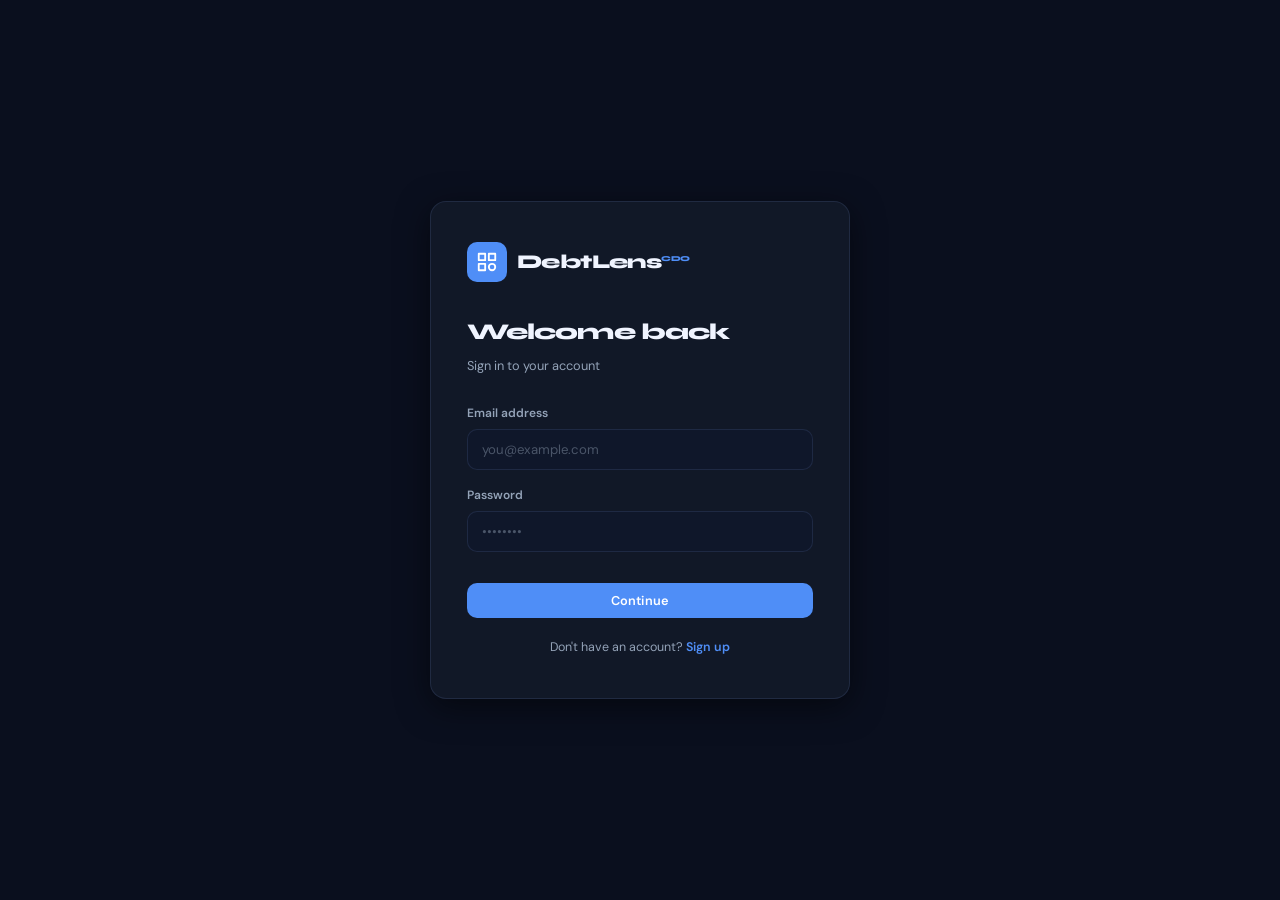
<file: templates/login.html>
<!DOCTYPE html>
<html lang="en">
<head>
  <meta charset="UTF-8">
  <meta name="viewport" content="width=device-width, initial-scale=1.0">
  <title>Login — CDO DebtLens</title>
  <link rel="preconnect" href="https://fonts.googleapis.com">
  <link href="https://fonts.googleapis.com/css2?family=Syne:wght@400;600;700;800&family=DM+Sans:wght@300;400;500&display=swap" rel="stylesheet">
  <link rel="stylesheet" href="/static/css/main.css">
  <style>
    body { display:flex; align-items:center; justify-content:center; min-height:100vh; padding:20px; }
    .auth-wrap { width:100%; max-width:420px; }
    .auth-card { background:var(--bg-card); border:1px solid var(--border); border-radius:var(--radius-lg); padding:40px 36px; box-shadow:var(--shadow-lg); }
    .auth-logo { display:flex; align-items:center; gap:10px; margin-bottom:32px; }
    .auth-logo-icon { width:40px; height:40px; background:var(--accent); border-radius:10px; display:flex; align-items:center; justify-content:center; color:#fff; }
    .auth-logo-text { font-family:var(--font-head); font-size:1.3rem; font-weight:800; letter-spacing:-0.03em; }
    .auth-logo-sup { font-size:0.5rem; color:var(--accent); vertical-align:super; }
    .auth-title { font-family:var(--font-head); font-size:1.5rem; font-weight:800; letter-spacing:-0.04em; margin-bottom:6px; }
    .auth-sub { font-size:0.85rem; color:var(--text-secondary); margin-bottom:28px; }
    .form-group { margin-bottom:16px; }
    .form-label { display:block; font-size:0.8rem; font-weight:600; color:var(--text-secondary); margin-bottom:6px; }
    .form-input { width:100%; padding:11px 14px; background:var(--bg-input); border:1px solid var(--border); border-radius:var(--radius); color:var(--text-primary); font-size:0.88rem; font-family:var(--font-body); transition:border-color .15s; }
    .form-input:focus { outline:none; border-color:var(--accent); }
    .form-input::placeholder { color:var(--text-muted); }
    .otp-inputs { display:flex; gap:10px; justify-content:center; margin:16px 0; }
    .otp-digit { width:48px; height:56px; text-align:center; font-size:1.4rem; font-weight:700; font-family:var(--font-head); background:var(--bg-input); border:1px solid var(--border); border-radius:var(--radius); color:var(--text-primary); transition:border-color .15s; }
    .otp-digit:focus { outline:none; border-color:var(--accent); }
    .auth-err { background:var(--high-bg); border:1px solid rgba(239,68,68,.3); border-radius:var(--radius); padding:10px 14px; font-size:0.82rem; color:var(--high); margin-bottom:14px; display:none; }
    .auth-ok  { background:var(--low-bg);  border:1px solid rgba(34,197,94,.3);  border-radius:var(--radius); padding:10px 14px; font-size:0.82rem; color:var(--low);  margin-bottom:14px; display:none; }
    .auth-link { font-size:0.83rem; color:var(--text-secondary); text-align:center; margin-top:20px; }
    .auth-link a { color:var(--accent); font-weight:600; }
    .step { display:none; }
    .step.active { display:block; }
    .resend-wrap { text-align:center; margin-top:12px; font-size:0.8rem; color:var(--text-muted); }
    .resend-btn { color:var(--accent); cursor:pointer; font-weight:600; background:none; border:none; font-size:0.8rem; }
    .resend-btn:disabled { color:var(--text-muted); cursor:not-allowed; }
  </style>
</head>
<body>
<div class="auth-wrap">
  <div class="auth-card">
    <div class="auth-logo">
      <div class="auth-logo-icon">
        <svg width="22" height="22" viewBox="0 0 24 24" fill="none">
          <path d="M3 3h7v7H3zM14 3h7v7h-7zM3 14h7v7H3z" stroke="currentColor" stroke-width="2" stroke-linejoin="round"/>
          <path d="M14 17.5a3.5 3.5 0 1 0 7 0 3.5 3.5 0 0 0-7 0z" stroke="currentColor" stroke-width="2"/>
        </svg>
      </div>
      <span class="auth-logo-text">DebtLens<sup class="auth-logo-sup">CDO</sup></span>
    </div>

    <!-- Step 1: Email + Password -->
    <div class="step active" id="step1">
      <div class="auth-title">Welcome back</div>
      <div class="auth-sub">Sign in to your account</div>
      <div class="auth-err" id="loginErr"></div>
      <div class="auth-ok"  id="loginOk"></div>
      <div class="form-group">
        <label class="form-label">Email address</label>
        <input type="email" class="form-input" id="loginEmail" placeholder="you@example.com" autocomplete="email">
      </div>
      <div class="form-group">
        <label class="form-label">Password</label>
        <input type="password" class="form-input" id="loginPassword" placeholder="••••••••" autocomplete="current-password"
               onkeydown="if(event.key==='Enter') submitLogin()">
      </div>
      <button class="btn btn-primary w-full mt-4" id="loginBtn" onclick="submitLogin()" style="justify-content:center">
        Continue
      </button>
      <div class="auth-link">Don't have an account? <a href="/signup">Sign up</a></div>
    </div>

    <!-- Step 2: OTP -->
    <div class="step" id="step2">
      <div class="auth-title">Check your email</div>
      <div class="auth-sub" id="otpSubText">Enter the 6-digit code sent to your email</div>
      <div class="auth-err" id="otpErr"></div>
      <div class="auth-ok"  id="otpOk"></div>
      <div class="otp-inputs">
        <input type="text" class="otp-digit" maxlength="1" id="d0" oninput="otpInput(0)" onkeydown="otpKey(event,0)">
        <input type="text" class="otp-digit" maxlength="1" id="d1" oninput="otpInput(1)" onkeydown="otpKey(event,1)">
        <input type="text" class="otp-digit" maxlength="1" id="d2" oninput="otpInput(2)" onkeydown="otpKey(event,2)">
        <input type="text" class="otp-digit" maxlength="1" id="d3" oninput="otpInput(3)" onkeydown="otpKey(event,3)">
        <input type="text" class="otp-digit" maxlength="1" id="d4" oninput="otpInput(4)" onkeydown="otpKey(event,4)">
        <input type="text" class="otp-digit" maxlength="1" id="d5" oninput="otpInput(5)" onkeydown="otpKey(event,5)">
      </div>
      <button class="btn btn-primary w-full" id="otpBtn" onclick="submitOtp()" style="justify-content:center">
        Verify & Sign In
      </button>
      <div class="resend-wrap">
        Didn't receive it?
        <button class="resend-btn" id="resendBtn" onclick="resendOtp()">Resend OTP</button>
      </div>
      <div class="auth-link" style="margin-top:12px">
        <a href="#" onclick="goBack()">← Back</a>
      </div>
    </div>
  </div>
</div>

<script>
let currentEmail = '';

function showErr(id, msg) {
  const el = document.getElementById(id);
  el.textContent = msg; el.style.display = 'block';
  document.getElementById(id.replace('Err','Ok')).style.display = 'none';
}
function showOk(id, msg) {
  const el = document.getElementById(id);
  el.textContent = msg; el.style.display = 'block';
  document.getElementById(id.replace('Ok','Err')).style.display = 'none';
}
function hideMessages() {
  ['loginErr','loginOk','otpErr','otpOk'].forEach(id => {
    document.getElementById(id).style.display = 'none';
  });
}

async function submitLogin() {
  hideMessages();
  const email    = document.getElementById('loginEmail').value.trim();
  const password = document.getElementById('loginPassword').value;
  const btn      = document.getElementById('loginBtn');

  if (!email || !password) { showErr('loginErr', 'Please fill in all fields'); return; }

  btn.textContent = 'Signing in…'; btn.disabled = true;

  try {
    const res  = await fetch('/api/auth/login', {
      method:'POST', headers:{'Content-Type':'application/json'},
      body: JSON.stringify({email, password})
    });
    const data = await res.json();

    if (data.error) { showErr('loginErr', data.error); btn.textContent='Continue'; btn.disabled=false; return; }

    currentEmail = email;
    document.getElementById('otpSubText').textContent = `Enter the 6-digit code sent to ${email}`;
    document.getElementById('step1').classList.remove('active');
    document.getElementById('step2').classList.add('active');
    document.getElementById('d0').focus();
  } catch(e) {
    showErr('loginErr', 'Network error. Please try again.');
  }
  btn.textContent = 'Continue'; btn.disabled = false;
}

function otpInput(i) {
  const val = document.getElementById(`d${i}`).value;
  if (val && i < 5) document.getElementById(`d${i+1}`).focus();
  if (getOtp().length === 6) submitOtp();
}
function otpKey(e, i) {
  if (e.key === 'Backspace' && !document.getElementById(`d${i}`).value && i > 0)
    document.getElementById(`d${i-1}`).focus();
}
function getOtp() {
  return [0,1,2,3,4,5].map(i => document.getElementById(`d${i}`).value).join('');
}

async function submitOtp() {
  hideMessages();
  const otp = getOtp();
  if (otp.length < 6) { showErr('otpErr', 'Please enter the complete 6-digit code'); return; }

  const btn = document.getElementById('otpBtn');
  btn.textContent = 'Verifying…'; btn.disabled = true;

  try {
    const res  = await fetch('/api/auth/verify-otp', {
      method:'POST', headers:{'Content-Type':'application/json'},
      body: JSON.stringify({email: currentEmail, otp, purpose: 'login'})
    });
    const data = await res.json();

    if (data.error) {
      showErr('otpErr', data.error);
      btn.textContent = 'Verify & Sign In'; btn.disabled = false;
      return;
    }

    showOk('otpOk', 'Verified! Redirecting…');
    setTimeout(() => { window.location.href = '/'; }, 800);
  } catch(e) {
    showErr('otpErr', 'Network error. Please try again.');
    btn.textContent = 'Verify & Sign In'; btn.disabled = false;
  }
}

async function resendOtp() {
  const btn = document.getElementById('resendBtn');
  btn.disabled = true; btn.textContent = 'Sending…';
  try {
    await fetch('/api/auth/resend-otp', {
      method:'POST', headers:{'Content-Type':'application/json'},
      body: JSON.stringify({email: currentEmail, purpose: 'login'})
    });
    showOk('otpOk', 'OTP resent successfully');
    setTimeout(() => { btn.disabled=false; btn.textContent='Resend OTP'; }, 30000);
  } catch(e) {
    btn.disabled = false; btn.textContent = 'Resend OTP';
  }
}

function goBack() {
  hideMessages();
  [0,1,2,3,4,5].forEach(i => document.getElementById(`d${i}`).value = '');
  document.getElementById('step2').classList.remove('active');
  document.getElementById('step1').classList.add('active');
}
</script>
</body>
</html>
</file>
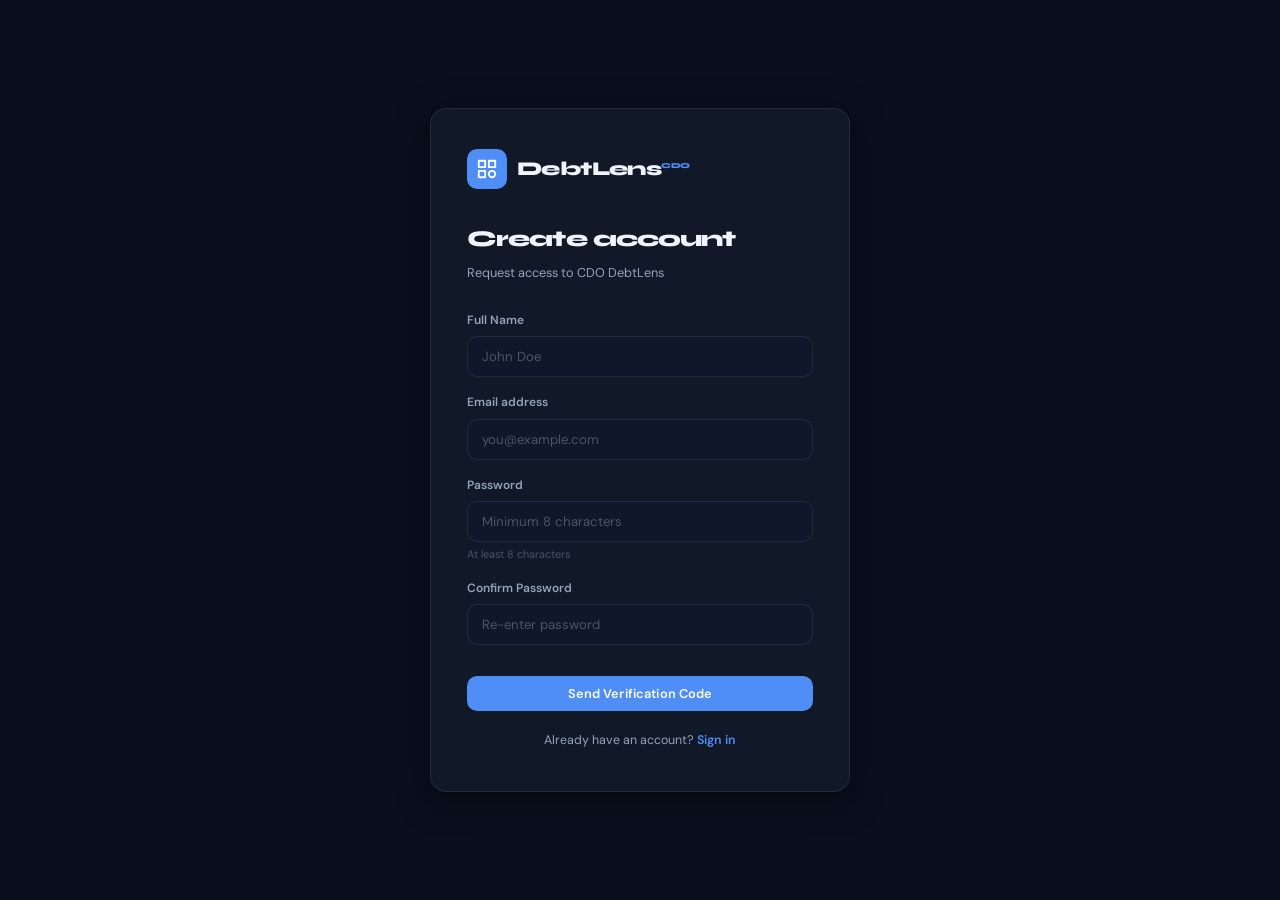
<file: templates/signup.html>
<!DOCTYPE html>
<html lang="en">
<head>
  <meta charset="UTF-8">
  <meta name="viewport" content="width=device-width, initial-scale=1.0">
  <title>Sign Up — CDO DebtLens</title>
  <link rel="preconnect" href="https://fonts.googleapis.com">
  <link href="https://fonts.googleapis.com/css2?family=Syne:wght@400;600;700;800&family=DM+Sans:wght@300;400;500&display=swap" rel="stylesheet">
  <link rel="stylesheet" href="/static/css/main.css">
  <style>
    body { display:flex; align-items:center; justify-content:center; min-height:100vh; padding:20px; }
    .auth-wrap { width:100%; max-width:420px; }
    .auth-card { background:var(--bg-card); border:1px solid var(--border); border-radius:var(--radius-lg); padding:40px 36px; box-shadow:var(--shadow-lg); }
    .auth-logo { display:flex; align-items:center; gap:10px; margin-bottom:32px; }
    .auth-logo-icon { width:40px; height:40px; background:var(--accent); border-radius:10px; display:flex; align-items:center; justify-content:center; color:#fff; }
    .auth-logo-text { font-family:var(--font-head); font-size:1.3rem; font-weight:800; letter-spacing:-0.03em; }
    .auth-logo-sup { font-size:0.5rem; color:var(--accent); vertical-align:super; }
    .auth-title { font-family:var(--font-head); font-size:1.5rem; font-weight:800; letter-spacing:-0.04em; margin-bottom:6px; }
    .auth-sub { font-size:0.85rem; color:var(--text-secondary); margin-bottom:28px; }
    .form-group { margin-bottom:16px; }
    .form-label { display:block; font-size:0.8rem; font-weight:600; color:var(--text-secondary); margin-bottom:6px; }
    .form-input { width:100%; padding:11px 14px; background:var(--bg-input); border:1px solid var(--border); border-radius:var(--radius); color:var(--text-primary); font-size:0.88rem; font-family:var(--font-body); transition:border-color .15s; }
    .form-input:focus { outline:none; border-color:var(--accent); }
    .form-input::placeholder { color:var(--text-muted); }
    .otp-inputs { display:flex; gap:10px; justify-content:center; margin:16px 0; }
    .otp-digit { width:48px; height:56px; text-align:center; font-size:1.4rem; font-weight:700; font-family:var(--font-head); background:var(--bg-input); border:1px solid var(--border); border-radius:var(--radius); color:var(--text-primary); transition:border-color .15s; }
    .otp-digit:focus { outline:none; border-color:var(--accent); }
    .auth-err { background:var(--high-bg); border:1px solid rgba(239,68,68,.3); border-radius:var(--radius); padding:10px 14px; font-size:0.82rem; color:var(--high); margin-bottom:14px; display:none; }
    .auth-ok  { background:var(--low-bg);  border:1px solid rgba(34,197,94,.3);  border-radius:var(--radius); padding:10px 14px; font-size:0.82rem; color:var(--low);  margin-bottom:14px; display:none; }
    .auth-link { font-size:0.83rem; color:var(--text-secondary); text-align:center; margin-top:20px; }
    .auth-link a { color:var(--accent); font-weight:600; }
    .step { display:none; }
    .step.active { display:block; }
    .pending-box { background:var(--bg-elevated); border:1px solid var(--border); border-radius:var(--radius-lg); padding:28px; text-align:center; }
    .pending-icon { font-size:2.5rem; margin-bottom:12px; }
    .resend-wrap { text-align:center; margin-top:12px; font-size:0.8rem; color:var(--text-muted); }
    .resend-btn { color:var(--accent); cursor:pointer; font-weight:600; background:none; border:none; font-size:0.8rem; }
    .password-hint { font-size:0.72rem; color:var(--text-muted); margin-top:4px; }
  </style>
</head>
<body>
<div class="auth-wrap">
  <div class="auth-card">
    <div class="auth-logo">
      <div class="auth-logo-icon">
        <svg width="22" height="22" viewBox="0 0 24 24" fill="none">
          <path d="M3 3h7v7H3zM14 3h7v7h-7zM3 14h7v7H3z" stroke="currentColor" stroke-width="2" stroke-linejoin="round"/>
          <path d="M14 17.5a3.5 3.5 0 1 0 7 0 3.5 3.5 0 0 0-7 0z" stroke="currentColor" stroke-width="2"/>
        </svg>
      </div>
      <span class="auth-logo-text">DebtLens<sup class="auth-logo-sup">CDO</sup></span>
    </div>

    <!-- Step 1: Registration form -->
    <div class="step active" id="step1">
      <div class="auth-title">Create account</div>
      <div class="auth-sub">Request access to CDO DebtLens</div>
      <div class="auth-err" id="signupErr"></div>
      <div class="auth-ok"  id="signupOk"></div>
      <div class="form-group">
        <label class="form-label">Full Name</label>
        <input type="text" class="form-input" id="fullName" placeholder="John Doe" autocomplete="name">
      </div>
      <div class="form-group">
        <label class="form-label">Email address</label>
        <input type="email" class="form-input" id="signupEmail" placeholder="you@example.com" autocomplete="email">
      </div>
      <div class="form-group">
        <label class="form-label">Password</label>
        <input type="password" class="form-input" id="signupPassword" placeholder="Minimum 8 characters"
               onkeydown="if(event.key==='Enter') submitSignup()">
        <div class="password-hint">At least 8 characters</div>
      </div>
      <div class="form-group">
        <label class="form-label">Confirm Password</label>
        <input type="password" class="form-input" id="confirmPassword" placeholder="Re-enter password"
               onkeydown="if(event.key==='Enter') submitSignup()">
      </div>
      <button class="btn btn-primary w-full mt-4" id="signupBtn" onclick="submitSignup()" style="justify-content:center">
        Send Verification Code
      </button>
      <div class="auth-link">Already have an account? <a href="/login">Sign in</a></div>
    </div>

    <!-- Step 2: OTP verification -->
    <div class="step" id="step2">
      <div class="auth-title">Verify your email</div>
      <div class="auth-sub" id="otpSubText">Enter the 6-digit code sent to your email</div>
      <div class="auth-err" id="otpErr"></div>
      <div class="auth-ok"  id="otpOk"></div>
      <div class="otp-inputs">
        <input type="text" class="otp-digit" maxlength="1" id="d0" oninput="otpInput(0)" onkeydown="otpKey(event,0)">
        <input type="text" class="otp-digit" maxlength="1" id="d1" oninput="otpInput(1)" onkeydown="otpKey(event,1)">
        <input type="text" class="otp-digit" maxlength="1" id="d2" oninput="otpInput(2)" onkeydown="otpKey(event,2)">
        <input type="text" class="otp-digit" maxlength="1" id="d3" oninput="otpInput(3)" onkeydown="otpKey(event,3)">
        <input type="text" class="otp-digit" maxlength="1" id="d4" oninput="otpInput(4)" onkeydown="otpKey(event,4)">
        <input type="text" class="otp-digit" maxlength="1" id="d5" oninput="otpInput(5)" onkeydown="otpKey(event,5)">
      </div>
      <button class="btn btn-primary w-full" id="otpBtn" onclick="submitOtp()" style="justify-content:center">
        Verify Email
      </button>
      <div class="resend-wrap">
        Didn't receive it?
        <button class="resend-btn" id="resendBtn" onclick="resendOtp()">Resend OTP</button>
      </div>
      <div class="auth-link" style="margin-top:12px">
        <a href="#" onclick="goBack()">← Back</a>
      </div>
    </div>

    <!-- Step 3: Pending approval -->
    <div class="step" id="step3">
      <div class="pending-box">
        <div class="pending-icon">⏳</div>
        <div style="font-family:var(--font-head);font-size:1.1rem;font-weight:700;margin-bottom:8px">
          Awaiting Admin Approval
        </div>
        <div style="font-size:0.85rem;color:var(--text-secondary);line-height:1.6">
          Your email has been verified. Your account is now pending approval from the administrator.
          You'll receive an email once your account is approved.
        </div>
        <a href="/login" class="btn btn-ghost w-full mt-4" style="justify-content:center">
          Back to Login
        </a>
      </div>
    </div>

  </div>
</div>

<script>
let currentEmail = '';

function showErr(id, msg) {
  const el = document.getElementById(id);
  el.textContent = msg; el.style.display = 'block';
  const ok = document.getElementById(id.replace('Err','Ok'));
  if (ok) ok.style.display = 'none';
}
function showOk(id, msg) {
  const el = document.getElementById(id);
  el.textContent = msg; el.style.display = 'block';
  const err = document.getElementById(id.replace('Ok','Err'));
  if (err) err.style.display = 'none';
}

async function submitSignup() {
  const full_name = document.getElementById('fullName').value.trim();
  const email     = document.getElementById('signupEmail').value.trim();
  const password  = document.getElementById('signupPassword').value;
  const confirm   = document.getElementById('confirmPassword').value;
  const btn       = document.getElementById('signupBtn');

  if (!full_name || !email || !password || !confirm) {
    showErr('signupErr', 'Please fill in all fields'); return;
  }
  if (password.length < 8) {
    showErr('signupErr', 'Password must be at least 8 characters'); return;
  }
  if (password !== confirm) {
    showErr('signupErr', 'Passwords do not match'); return;
  }

  btn.textContent = 'Sending…'; btn.disabled = true;

  try {
    const res  = await fetch('/api/auth/signup', {
      method:'POST', headers:{'Content-Type':'application/json'},
      body: JSON.stringify({full_name, email, password})
    });
    const data = await res.json();

    if (data.error) {
      showErr('signupErr', data.error);
      btn.textContent = 'Send Verification Code'; btn.disabled = false;
      return;
    }

    currentEmail = email;
    document.getElementById('otpSubText').textContent = `Enter the 6-digit code sent to ${email}`;
    document.getElementById('step1').classList.remove('active');
    document.getElementById('step2').classList.add('active');
    document.getElementById('d0').focus();
  } catch(e) {
    showErr('signupErr', 'Network error. Please try again.');
    btn.textContent = 'Send Verification Code'; btn.disabled = false;
  }
}

function otpInput(i) {
  const val = document.getElementById(`d${i}`).value;
  if (val && i < 5) document.getElementById(`d${i+1}`).focus();
  if (getOtp().length === 6) submitOtp();
}
function otpKey(e, i) {
  if (e.key === 'Backspace' && !document.getElementById(`d${i}`).value && i > 0)
    document.getElementById(`d${i-1}`).focus();
}
function getOtp() {
  return [0,1,2,3,4,5].map(i => document.getElementById(`d${i}`).value).join('');
}

async function submitOtp() {
  const otp = getOtp();
  if (otp.length < 6) { showErr('otpErr', 'Please enter the complete 6-digit code'); return; }

  const btn = document.getElementById('otpBtn');
  btn.textContent = 'Verifying…'; btn.disabled = true;

  try {
    const res  = await fetch('/api/auth/verify-otp', {
      method:'POST', headers:{'Content-Type':'application/json'},
      body: JSON.stringify({email: currentEmail, otp, purpose: 'signup'})
    });
    const data = await res.json();

    if (data.error) {
      showErr('otpErr', data.error);
      btn.textContent = 'Verify Email'; btn.disabled = false;
      return;
    }

    document.getElementById('step2').classList.remove('active');
    document.getElementById('step3').classList.add('active');
  } catch(e) {
    showErr('otpErr', 'Network error. Please try again.');
    btn.textContent = 'Verify Email'; btn.disabled = false;
  }
}

async function resendOtp() {
  const btn = document.getElementById('resendBtn');
  btn.disabled = true; btn.textContent = 'Sending…';
  try {
    await fetch('/api/auth/resend-otp', {
      method:'POST', headers:{'Content-Type':'application/json'},
      body: JSON.stringify({email: currentEmail, purpose: 'signup'})
    });
    showOk('otpOk', 'OTP resent successfully');
    setTimeout(() => { btn.disabled=false; btn.textContent='Resend OTP'; }, 30000);
  } catch(e) {
    btn.disabled = false; btn.textContent = 'Resend OTP';
  }
}

function goBack() {
  [0,1,2,3,4,5].forEach(i => document.getElementById(`d${i}`).value = '');
  document.getElementById('step2').classList.remove('active');
  document.getElementById('step1').classList.add('active');
}
</script>
</body>
</html>
</file>
<file: static/css/main.css>
/* ═══════════════════════════════════════════════════════════
   CDO DebtLens — Design System
   Aesthetic: Industrial-Precise / Data-Dense / Dark-accent
   ═══════════════════════════════════════════════════════════ */

/* ─── Custom Properties ─────────────────────────────────── */
:root {
  --bg:          #0a0f1e;
  --bg-card:     #111827;
  --bg-elevated: #1a2237;
  --bg-input:    #0f172a;
  --border:      rgba(99,120,180,0.18);
  --border-lit:  rgba(99,120,180,0.40);

  --text-primary:  #f0f4ff;
  --text-secondary:#94a3b8;
  --text-muted:    #4a5568;

  --accent:      #4f8ef7;
  --accent-glow: rgba(79,142,247,0.20);
  --accent-dim:  rgba(79,142,247,0.10);

  --low:         #22c55e;
  --low-bg:      rgba(34,197,94,0.12);
  --medium:      #f59e0b;
  --medium-bg:   rgba(245,158,11,0.12);
  --high:        #ef4444;
  --high-bg:     rgba(239,68,68,0.12);
  --critical:    #dc2626;

  --sidebar-w:   240px;
  --radius:      10px;
  --radius-lg:   16px;
  --shadow:      0 2px 12px rgba(0,0,0,0.4);
  --shadow-lg:   0 8px 32px rgba(0,0,0,0.5);

  --font-head:  'Syne', sans-serif;
  --font-body:  'DM Sans', sans-serif;

  --transition: 180ms cubic-bezier(.4,0,.2,1);
}

/* ─── Reset ─────────────────────────────────────────────── */
*,*::before,*::after{box-sizing:border-box;margin:0;padding:0}
html{font-size:15px;-webkit-font-smoothing:antialiased}
body{
  background:var(--bg);
  color:var(--text-primary);
  font-family:var(--font-body);
  font-weight:400;
  line-height:1.6;
  min-height:100vh;
}
a{color:var(--accent);text-decoration:none}
a:hover{text-decoration:underline}
img{max-width:100%;display:block}
button{cursor:pointer;font-family:inherit}
input,select,textarea{font-family:inherit}

/* ─── Scrollbar ─────────────────────────────────────────── */
::-webkit-scrollbar{width:6px;height:6px}
::-webkit-scrollbar-track{background:var(--bg)}
::-webkit-scrollbar-thumb{background:var(--border-lit);border-radius:3px}

/* ─── Sidebar ───────────────────────────────────────────── */
.sidebar{
  position:fixed;left:0;top:0;
  width:var(--sidebar-w);
  height:100vh;
  background:var(--bg-card);
  border-right:1px solid var(--border);
  display:flex;flex-direction:column;
  z-index:100;
  transition:transform var(--transition);
}

.sidebar-brand{
  display:flex;align-items:center;gap:10px;
  padding:22px 20px 20px;
  border-bottom:1px solid var(--border);
}
.brand-icon{
  width:36px;height:36px;
  background:var(--accent);
  border-radius:8px;
  display:flex;align-items:center;justify-content:center;
  color:#fff;
  flex-shrink:0;
}
.brand-text{
  font-family:var(--font-head);
  font-size:1.15rem;
  font-weight:800;
  letter-spacing:-0.03em;
  color:var(--text-primary);
}
.brand-sup{
  font-size:0.5rem;
  font-weight:600;
  vertical-align:super;
  color:var(--accent);
  margin-left:2px;
}

.nav-section{padding:20px 12px 0}
.nav-label{
  font-size:0.68rem;
  font-weight:600;
  letter-spacing:0.12em;
  text-transform:uppercase;
  color:var(--text-muted);
  padding:0 8px;
  display:block;
  margin-bottom:8px;
}
.nav-item{
  display:flex;align-items:center;gap:10px;
  padding:9px 12px;
  border-radius:var(--radius);
  color:var(--text-secondary);
  font-size:0.88rem;
  font-weight:500;
  transition:background var(--transition),color var(--transition);
  margin-bottom:2px;
}
.nav-item:hover{background:var(--accent-dim);color:var(--text-primary);text-decoration:none}
.nav-item.active{background:var(--accent-dim);color:var(--accent);font-weight:600}
.nav-item svg{flex-shrink:0;opacity:.8}
.nav-item.active svg{opacity:1}

.sidebar-footer{margin-top:auto;padding:16px}
.sidebar-stats{
  display:grid;grid-template-columns:1fr 1fr;gap:8px;
  margin-bottom:12px;
}
.stat-pill{
  background:var(--bg-elevated);
  border:1px solid var(--border);
  border-radius:var(--radius);
  padding:10px 8px;
  text-align:center;
}
.stat-num{
  display:block;
  font-family:var(--font-head);
  font-size:1.1rem;
  font-weight:700;
  color:var(--text-primary);
}
.stat-lbl{font-size:0.68rem;color:var(--text-muted)}
.sidebar-version{font-size:0.7rem;color:var(--text-muted);text-align:center}

/* ─── Hamburger ─────────────────────────────────────────── */
.hamburger{
  display:none;
  position:fixed;top:14px;left:14px;
  z-index:200;
  background:var(--bg-card);
  border:1px solid var(--border);
  border-radius:8px;
  padding:8px;
  flex-direction:column;gap:5px;
  width:38px;height:38px;align-items:center;justify-content:center;
}
.hamburger span{
  display:block;width:18px;height:2px;
  background:var(--text-primary);
  border-radius:2px;
  transition:transform var(--transition),opacity var(--transition);
}
@media(max-width:768px){
  .hamburger{display:flex}
  .sidebar{transform:translateX(-100%)}
  .sidebar.open{transform:translateX(0)}
  .main-content{margin-left:0!important;padding-top:56px}
}

/* ─── Main Content ─────────────────────────────────────── */
.main-content{
  margin-left:var(--sidebar-w);
  min-height:100vh;
  padding:32px;
}

/* ─── Page Header ───────────────────────────────────────── */
.page-header{margin-bottom:28px}
.page-header h1{
  font-family:var(--font-head);
  font-size:1.8rem;
  font-weight:800;
  letter-spacing:-0.04em;
  color:var(--text-primary);
  line-height:1.2;
}
.page-header p{
  font-size:0.9rem;
  color:var(--text-secondary);
  margin-top:4px;
}
.page-breadcrumb{
  font-size:0.78rem;
  color:var(--text-muted);
  margin-bottom:6px;
  display:flex;align-items:center;gap:6px;
}
.page-breadcrumb a{color:var(--accent)}

/* ─── Cards ────────────────────────────────────────────── */
.card{
  background:var(--bg-card);
  border:1px solid var(--border);
  border-radius:var(--radius-lg);
  padding:24px;
  box-shadow:var(--shadow);
}
.card-sm{padding:16px 20px}
.card-header{
  display:flex;align-items:center;justify-content:space-between;
  margin-bottom:16px;
}
.card-title{
  font-family:var(--font-head);
  font-size:1rem;
  font-weight:700;
  color:var(--text-primary);
  letter-spacing:-0.02em;
}
.card-sub{font-size:0.8rem;color:var(--text-muted);margin-top:2px}

/* ─── Grid system ───────────────────────────────────────── */
.grid-4{display:grid;grid-template-columns:repeat(4,1fr);gap:16px}
.grid-3{display:grid;grid-template-columns:repeat(3,1fr);gap:16px}
.grid-2{display:grid;grid-template-columns:repeat(2,1fr);gap:20px}
.grid-2-1{display:grid;grid-template-columns:2fr 1fr;gap:20px}
.grid-1-2{display:grid;grid-template-columns:1fr 2fr;gap:20px}
@media(max-width:1200px){.grid-4{grid-template-columns:repeat(2,1fr)}}
@media(max-width:900px){.grid-3,.grid-2,.grid-2-1,.grid-1-2{grid-template-columns:1fr}}
@media(max-width:600px){.grid-4{grid-template-columns:1fr}}

/* ─── KPI Cards ─────────────────────────────────────────── */
.kpi{
  background:var(--bg-card);
  border:1px solid var(--border);
  border-radius:var(--radius-lg);
  padding:20px;
  position:relative;
  overflow:hidden;
}
.kpi::before{
  content:'';
  position:absolute;top:0;left:0;right:0;height:3px;
  background:var(--accent);
}
.kpi.kpi--low::before{background:var(--low)}
.kpi.kpi--medium::before{background:var(--medium)}
.kpi.kpi--high::before{background:var(--high)}
.kpi-icon{
  width:36px;height:36px;border-radius:8px;
  display:flex;align-items:center;justify-content:center;
  margin-bottom:12px;
  background:var(--accent-dim);color:var(--accent);
}
.kpi-value{
  font-family:'DM Sans', 'Inter', 'Segoe UI', sans-serif;
  font-size:2rem;
  font-weight:700;
  color:var(--text-primary);
  letter-spacing:-0.02em;
  line-height:1;
}
.kpi-label{font-size:0.8rem;color:var(--text-secondary);margin-top:4px}
.kpi-delta{font-size:0.75rem;color:var(--text-muted);margin-top:4px}

/* ─── Score Ring ─────────────────────────────────────────── */
.score-ring-wrap{
  display:flex;flex-direction:column;align-items:center;
  justify-content:center;gap:8px;
  padding:8px 0;
}
.score-ring-svg{
  filter:drop-shadow(0 0 12px rgba(79,142,247,0.25));
}
.score-label{
  font-family:var(--font-head);
  font-size:0.85rem;
  font-weight:700;
  letter-spacing:0.08em;
  text-transform:uppercase;
}
.score-label.low{color:var(--low)}
.score-label.medium{color:var(--medium)}
.score-label.high{color:var(--high)}

/* ─── Debt Badge ─────────────────────────────────────────── */
.badge{
  display:inline-flex;align-items:center;gap:4px;
  padding:3px 10px;
  border-radius:999px;
  font-size:0.75rem;
  font-weight:700;
  letter-spacing:0.04em;
  text-transform:uppercase;
}
.badge-low   {background:var(--low-bg);color:var(--low)}
.badge-medium{background:var(--medium-bg);color:var(--medium)}
.badge-high  {background:var(--high-bg);color:var(--high)}
.badge-critical{background:rgba(220,38,38,.15);color:var(--critical)}
.badge-info  {background:var(--accent-dim);color:var(--accent)}
.badge-dot{width:6px;height:6px;border-radius:50%;background:currentColor}

/* ─── Buttons ───────────────────────────────────────────── */
.btn{
  display:inline-flex;align-items:center;gap:8px;
  padding:9px 18px;
  border-radius:var(--radius);
  font-size:0.85rem;
  font-weight:600;
  border:none;
  transition:all var(--transition);
  letter-spacing:0.01em;
}
.btn-primary{
  background:var(--accent);color:#fff;
}
.btn-primary:hover{background:#3d7de8;box-shadow:0 0 16px var(--accent-glow)}
.btn-ghost{
  background:transparent;
  color:var(--text-secondary);
  border:1px solid var(--border);
}
.btn-ghost:hover{background:var(--bg-elevated);color:var(--text-primary)}
.btn-danger{background:var(--high-bg);color:var(--high);border:1px solid rgba(239,68,68,.25)}
.btn-danger:hover{background:rgba(239,68,68,.25)}
.btn-sm{padding:6px 12px;font-size:0.78rem}
.btn:disabled{opacity:.45;cursor:not-allowed}

/* ─── Upload Zone ───────────────────────────────────────── */
.upload-zone{
  border:2px dashed var(--border-lit);
  border-radius:var(--radius-lg);
  padding:48px 32px;
  text-align:center;
  transition:all var(--transition);
  cursor:pointer;
  background:var(--bg-elevated);
  position:relative;
}
.upload-zone:hover,.upload-zone.drag-over{
  border-color:var(--accent);
  background:var(--accent-dim);
}
.upload-zone-icon{
  width:56px;height:56px;
  border-radius:14px;
  background:var(--accent-dim);
  display:flex;align-items:center;justify-content:center;
  margin:0 auto 16px;
  color:var(--accent);
  transition:transform var(--transition);
}
.upload-zone:hover .upload-zone-icon{transform:scale(1.08) translateY(-2px)}
.upload-zone h3{
  font-family:var(--font-head);
  font-size:1.05rem;font-weight:700;
  color:var(--text-primary);margin-bottom:6px;
}
.upload-zone p{font-size:0.85rem;color:var(--text-secondary)}
.upload-zone input[type=file]{
  position:absolute;inset:0;opacity:0;cursor:pointer;width:100%;height:100%;
}

/* ─── Progress Bar ──────────────────────────────────────── */
.progress-wrap{
  background:var(--bg-elevated);
  border-radius:999px;
  height:6px;
  overflow:hidden;
}
.progress-bar{
  height:100%;
  background:linear-gradient(90deg,var(--accent),#7c3aed);
  border-radius:999px;
  transition:width 0.4s ease;
  position:relative;
}
.progress-bar::after{
  content:'';
  position:absolute;right:0;top:0;bottom:0;width:40px;
  background:linear-gradient(90deg,transparent,rgba(255,255,255,.3));
  animation:shimmer 1.2s infinite;
}
@keyframes shimmer{0%{opacity:0}50%{opacity:1}100%{opacity:0}}

/* ─── Table ─────────────────────────────────────────────── */
.table-wrap{overflow-x:auto;border-radius:var(--radius)}
table{width:100%;border-collapse:collapse;font-size:0.83rem}
thead tr{border-bottom:1px solid var(--border)}
thead th{
  padding:10px 14px;
  text-align:left;
  font-size:0.72rem;
  font-weight:700;
  letter-spacing:0.08em;
  text-transform:uppercase;
  color:var(--text-muted);
  white-space:nowrap;
}
tbody tr{
  border-bottom:1px solid rgba(99,120,180,0.08);
  transition:background var(--transition);
}
tbody tr:hover{background:var(--bg-elevated)}
tbody td{padding:11px 14px;color:var(--text-secondary);vertical-align:middle}
tbody td:first-child{color:var(--text-primary);font-weight:500}

/* ─── Score Bar (inline) ────────────────────────────────── */
.score-bar-inline{
  display:flex;align-items:center;gap:8px;
  width:100%;
}
.score-bar-track{
  flex:1;height:4px;
  background:var(--bg-elevated);
  border-radius:999px;
  overflow:hidden;
}
.score-bar-fill{height:100%;border-radius:999px;transition:width .6s ease}
.score-bar-val{font-family:var(--font-head);font-weight:700;font-size:0.8rem;min-width:36px;text-align:right}

/* ─── Recommendation Cards ──────────────────────────────── */
.rec-card{
  background:var(--bg-elevated);
  border:1px solid var(--border);
  border-radius:var(--radius);
  padding:16px 18px;
  display:flex;gap:14px;
  transition:border-color var(--transition);
}
.rec-card:hover{border-color:var(--border-lit)}
.rec-dot{
  width:8px;height:8px;border-radius:50%;
  flex-shrink:0;margin-top:6px;
}
.rec-content{flex:1}
.rec-title{font-weight:600;font-size:0.88rem;color:var(--text-primary);margin-bottom:4px}
.rec-desc{font-size:0.8rem;color:var(--text-secondary);line-height:1.5}
.rec-meta{
  display:flex;gap:8px;flex-wrap:wrap;margin-top:8px;
}
.rec-tag{
  font-size:0.7rem;color:var(--text-muted);
  background:var(--bg-card);
  border:1px solid var(--border);
  border-radius:4px;
  padding:2px 8px;
}

/* ─── Upload Status ─────────────────────────────────────── */
.upload-status{
  display:none;
  background:var(--bg-elevated);
  border:1px solid var(--border);
  border-radius:var(--radius-lg);
  padding:28px;
  text-align:center;
}
.upload-status.visible{display:block}
.status-icon{
  width:52px;height:52px;border-radius:50%;
  display:flex;align-items:center;justify-content:center;
  margin:0 auto 14px;
  font-size:1.4rem;
}
.status-icon.spinning{
  background:var(--accent-dim);color:var(--accent);
  animation:spin 1s linear infinite;
}
.status-icon.success{background:var(--low-bg);color:var(--low)}
.status-icon.error{background:var(--high-bg);color:var(--high)}
@keyframes spin{to{transform:rotate(360deg)}}

/* ─── Flash messages ─────────────────────────────────────── */
.flash{
  padding:12px 18px;border-radius:var(--radius);
  margin-bottom:16px;font-size:0.85rem;
  border-left:3px solid;
}
.flash--error{background:var(--high-bg);border-color:var(--high);color:var(--high)}
.flash--success{background:var(--low-bg);border-color:var(--low);color:var(--low)}

/* ─── Chart wrapper ─────────────────────────────────────── */
.chart-wrap{position:relative;width:100%}
.chart-wrap canvas{max-height:300px}

/* ─── Data Preview Table ─────────────────────────────────── */
.preview-scroll{
  overflow-x:auto;overflow-y:auto;
  max-height:320px;
  border-radius:var(--radius);
  border:1px solid var(--border);
}
.preview-scroll table thead th{
  position:sticky;top:0;
  background:var(--bg-card);
  z-index:1;
}

/* ─── Empty state ───────────────────────────────────────── */
.empty-state{
  text-align:center;padding:60px 20px;
}
.empty-icon{font-size:2.8rem;margin-bottom:12px}
.empty-state h3{
  font-family:var(--font-head);font-size:1.1rem;
  font-weight:700;color:var(--text-primary);margin-bottom:6px;
}
.empty-state p{font-size:0.85rem;color:var(--text-secondary)}

/* ─── Trend Chip ─────────────────────────────────────────── */
.trend-chip{
  display:inline-flex;align-items:center;gap:4px;
  font-size:0.75rem;font-weight:600;
  padding:2px 8px;border-radius:999px;
}
.trend-up{background:rgba(239,68,68,.12);color:var(--high)}
.trend-down{background:rgba(34,197,94,.12);color:var(--low)}
.trend-flat{background:var(--bg-elevated);color:var(--text-muted)}

/* ─── History Card ──────────────────────────────────────── */
.hist-card{
  background:var(--bg-card);
  border:1px solid var(--border);
  border-radius:var(--radius-lg);
  padding:18px 20px;
  display:flex;flex-direction:column;gap:10px;
  transition:border-color var(--transition),transform var(--transition);
  cursor:pointer;
}
.hist-card:hover{border-color:var(--accent);transform:translateY(-2px)}
.hist-card-top{display:flex;justify-content:space-between;align-items:flex-start;gap:8px}
.hist-card-name{
  font-family:var(--font-head);
  font-size:0.9rem;font-weight:700;
  color:var(--text-primary);
  overflow:hidden;text-overflow:ellipsis;white-space:nowrap;
  max-width:160px;
}
.hist-card-meta{
  display:grid;grid-template-columns:1fr 1fr;gap:6px;
}
.hist-meta-item{
  display:flex;flex-direction:column;
}
.hist-meta-label{font-size:0.68rem;color:var(--text-muted);text-transform:uppercase;letter-spacing:.06em}
.hist-meta-val{font-size:0.83rem;font-weight:600;color:var(--text-secondary)}

/* ─── Pagination ─────────────────────────────────────────── */
.pagination{
  display:flex;align-items:center;gap:6px;
  justify-content:center;margin-top:24px;
}
.page-btn{
  width:34px;height:34px;border-radius:var(--radius);
  display:flex;align-items:center;justify-content:center;
  font-size:0.82rem;font-weight:600;
  background:var(--bg-card);
  border:1px solid var(--border);
  color:var(--text-secondary);
  transition:all var(--transition);
}
.page-btn:hover{background:var(--bg-elevated);color:var(--text-primary)}
.page-btn.active{background:var(--accent);border-color:var(--accent);color:#fff}
.page-btn:disabled{opacity:.3;cursor:not-allowed}

/* ─── Utility ───────────────────────────────────────────── */
.mt-4{margin-top:1rem}
.mt-6{margin-top:1.5rem}
.mt-8{margin-top:2rem}
.mb-4{margin-bottom:1rem}
.mb-6{margin-bottom:1.5rem}
.flex{display:flex}
.flex-center{display:flex;align-items:center;justify-content:center}
.flex-between{display:flex;align-items:center;justify-content:space-between}
.gap-2{gap:.5rem}
.gap-3{gap:.75rem}
.gap-4{gap:1rem}
.text-sm{font-size:.82rem}
.text-xs{font-size:.72rem}
.text-muted{color:var(--text-muted)}
.text-secondary{color:var(--text-secondary)}
.font-head{font-family:var(--font-head)}
.font-bold{font-weight:700}
.truncate{overflow:hidden;text-overflow:ellipsis;white-space:nowrap}
.hidden{display:none!important}
.w-full{width:100%}

/* ─── Loading skeleton ──────────────────────────────────── */
.skeleton{
  background:linear-gradient(90deg,var(--bg-card) 25%,var(--bg-elevated) 50%,var(--bg-card) 75%);
  background-size:200% 100%;
  animation:skele 1.5s infinite;
  border-radius:6px;
}
@keyframes skele{0%{background-position:200% 0}100%{background-position:-200% 0}}

/* ─── Spinner overlay ───────────────────────────────────── */
.spinner-overlay{
  position:fixed;inset:0;
  background:rgba(10,15,30,.75);
  display:flex;align-items:center;justify-content:center;
  z-index:999;
  backdrop-filter:blur(4px);
}
.spinner{
  width:48px;height:48px;
  border:3px solid var(--border);
  border-top-color:var(--accent);
  border-radius:50%;
  animation:spin 0.8s linear infinite;
}

/* ─── Divider ───────────────────────────────────────────── */
.divider{
  border:none;
  border-top:1px solid var(--border);
  margin:20px 0;
}

/* ─── Tooltip ───────────────────────────────────────────── */
[data-tip]{position:relative}
[data-tip]::after{
  content:attr(data-tip);
  position:absolute;bottom:calc(100% + 6px);left:50%;
  transform:translateX(-50%);
  background:var(--bg-elevated);
  border:1px solid var(--border);
  color:var(--text-primary);
  font-size:0.72rem;
  padding:5px 10px;
  border-radius:6px;
  white-space:nowrap;
  pointer-events:none;
  opacity:0;
  transition:opacity .15s;
  z-index:50;
}
[data-tip]:hover::after{opacity:1}

/* Emergency fix - ensure KPI numbers are visible */
.kpi-value {
  display: block !important;
  font-size: 2rem !important;
  color: var(--text-primary) !important;
  font-weight: 700 !important;
  line-height: 1.2 !important;
  font-family: 'DM Sans', 'Inter', 'Segoe UI', sans-serif !important;
  letter-spacing: -0.02em !important;
  visibility: visible !important;
  opacity: 1 !important;
}
/* Radar Chart Canvas Fix - Safe addition */
#radarChart {
  width: 100% !important;
  height: 260px !important;
}
</file>
